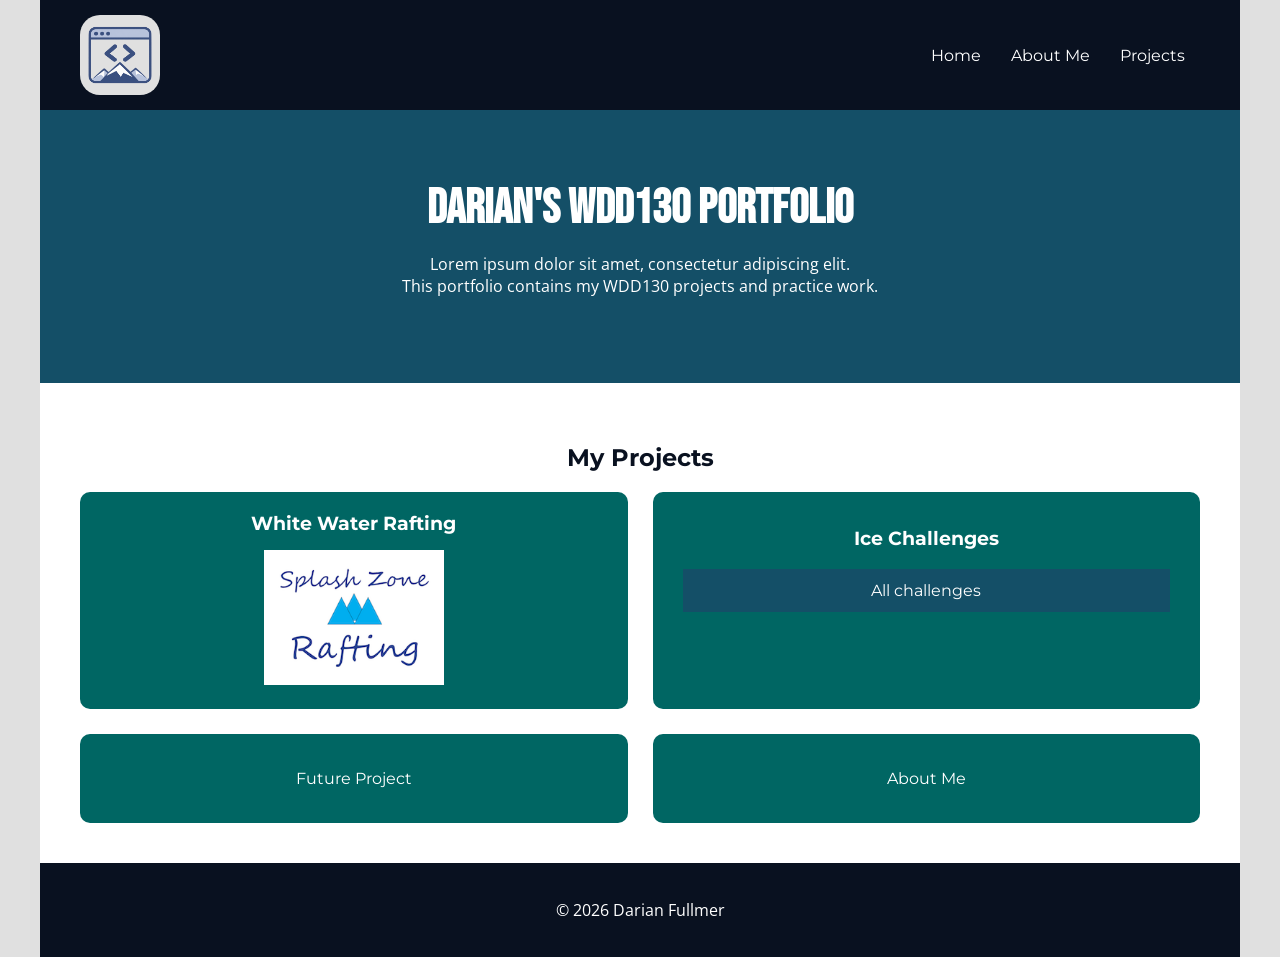
<file: index.html>
<!DOCTYPE html>
<html lang="en">
<head>
    <meta charset="UTF-8">
    <meta name="viewport" content="width=device-width, initial-scale=1.0">
    <title>Darian Fullmer's Portfolio</title>
    <link rel="stylesheet" href="styles/styles.css">
</head>
<body>
    <div id="content">
        <header>
            <a href="index.html">
                <img class="logo" src="images/logo.png" alt="Darian's portfolio logo">
            </a>

            <nav>
                <ul>
                 <li><a href="index.html">Home</a></li>
                 <li><a href="aboutme.html">About Me</a></li>
                 <li class="dropdown">
                    <a href="#projects">Projects </a>

                    <ul class="dropdown-menu">
                        <li><a href="wwr/index.html">White Water Rafting</a></li>
                        <li><a href="ice/favorite_devo/favdevo.html"> Favorite Devotional </a></li>
                        <li><a href="ice/prophets_card/oaks.html"> Prophets Card</a></li>
                        <li><a href="ice/halloween/index.html"> Halloween </a></li>
                    </ul>
                </li>
                </ul>
            </nav>
        </header>

        <main>
            <section class="hero">
                <h1>Darian's WDD130 Portfolio</h1>
                <p>Lorem ipsum dolor sit amet, consectetur adipiscing elit. <br>
    This portfolio contains my WDD130 projects and practice work.</p>
            </section>

            <section id="projects">
                <h2>My Projects</h2>

                <div class="project-grid">
                  <div class="project-card wwr-card">
                       <h3>White Water Rafting</h3>

                       <a href="wwr/index.html">
                       <img class="wwr-logo"     src="wwr/images/splashzonerafting-logo.png"  alt="Visit the Splash Zone White Water Rafting website">
                     </a>
                    </div>

                    <article class="project-card ice-card">
                        <h3>Ice Challenges</h3>

                        <div class="ice-links">
                            <a href="ice.html"> All challenges </a>
   
                        </div>
                    </article>

                    <a class="project-card project-link" href="#">
                        Future Project
                    </a>

                    <a class="project-card project-link" href="aboutme.html">
                        About Me
                    </a>
                </div>
            </section>
        </main>

        <footer>
            <p>&copy; 2026 Darian Fullmer</p>
        </footer>
    </div>
</body>
</html>
</file>
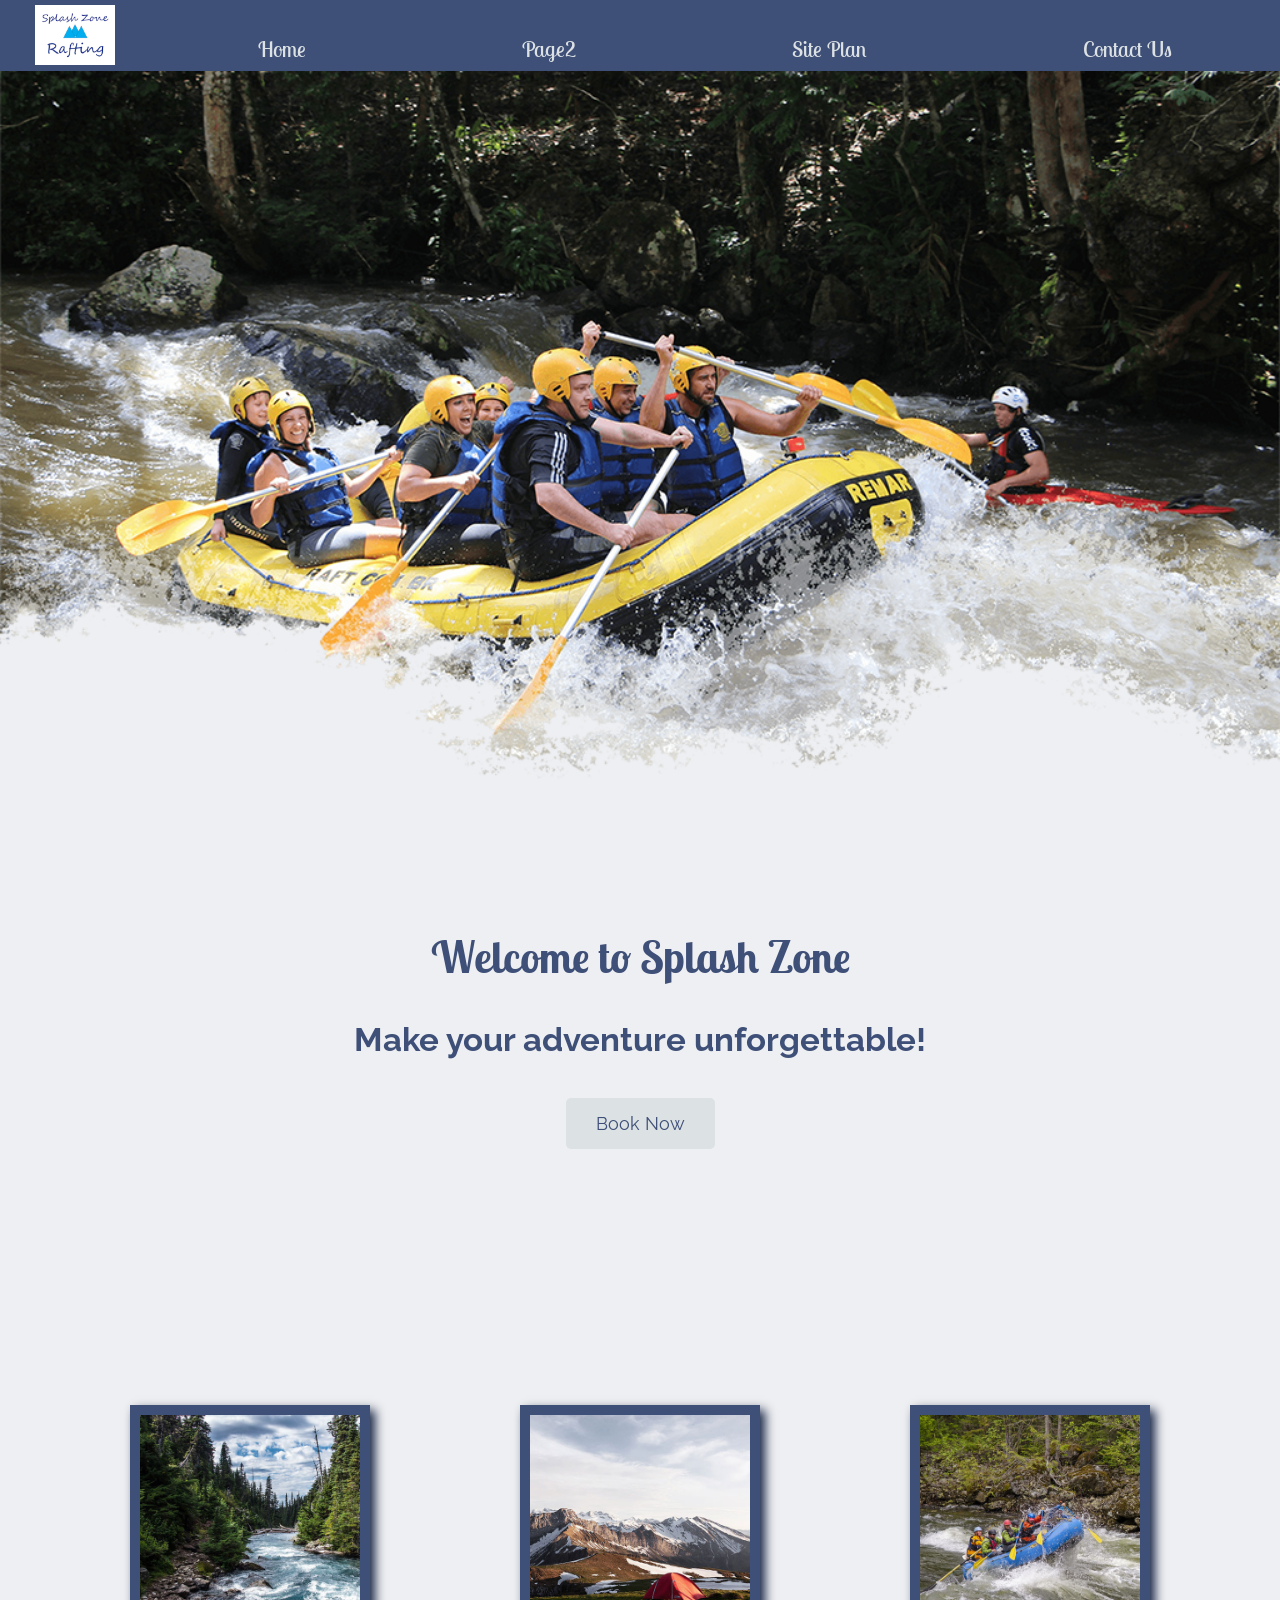
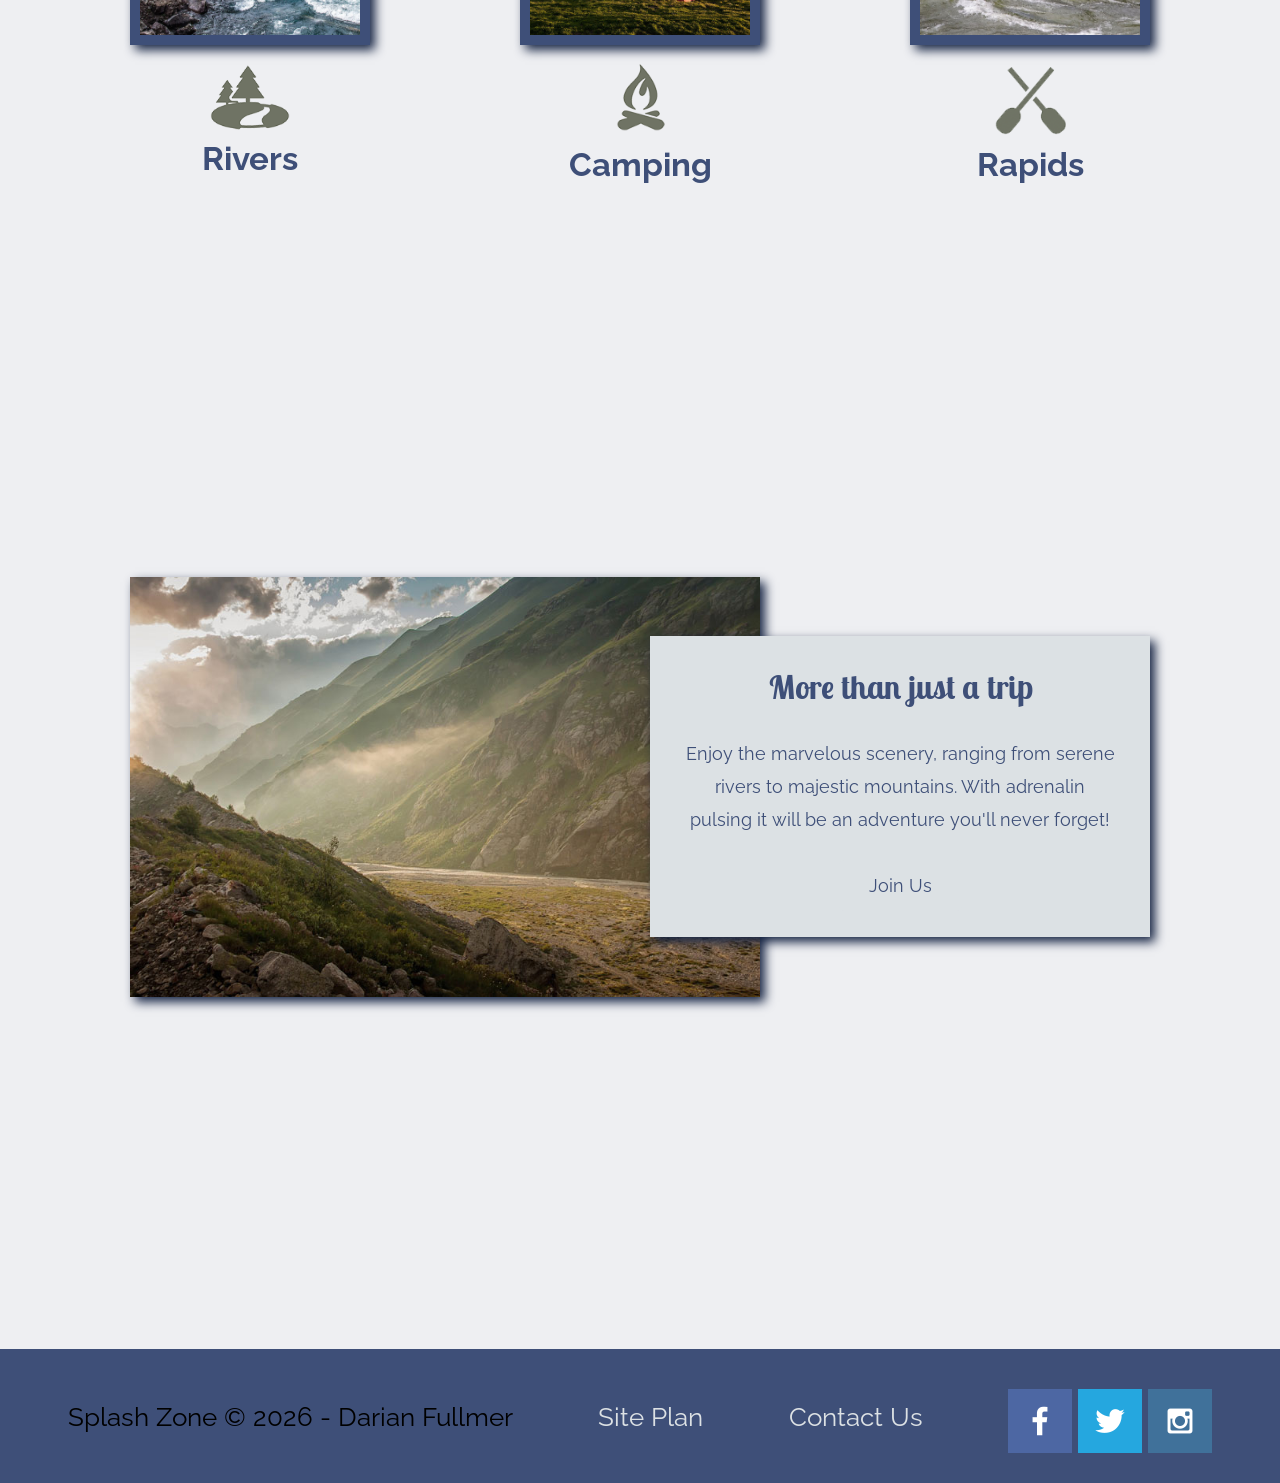
<file: wwr/index.html>
<!DOCTYPE html>
    <html lang="en">
    <head>
        <meta charset="UTF-8">
        <meta name="viewport" content="width=device-width, initial-scale=1.0">
        <title>Splash Zone Home</title>
        <link type="text/css" rel="stylesheet" href="styles/styles.css" >

    </head>
    <body>
        <div id="content">
            <header>
                <a href="index.html" id="logo_link">
                    <img class="logo" src="images/splashzonerafting-logo.png" alt="Splash Zone Logo" >
                </a>
            
            <nav>
                    <a href="index.html">Home</a>
                    <a href="#">Page2</a>
                    <a href="site-plan-rafting.html">Site Plan</a>
                    <a href="contactus.html">Contact Us</a>
            </nav>
            </header>
            <div id="hero">
                <div id="hero-box">
                    <img id="hero-img" src="images/hero.png" alt="People enjoying rafting" >
                    <section id="hero-msg">
                        <h1 class="home-title">Welcome to Splash Zone</h1>
                        <h2> Make your adventure unforgettable!</h2>
                        <div class="button-box">
                            <a class='book' href="contactus.html">Book Now</a>
                        </div>
                    </section>
                </div>
             </div>
        <main class="home-grid">
            <section class="rivers-card">
                <img class="card-img" src="images/rivers.jpg" alt="river in forest">
                <img class="icon" src="images/river_icon.png" alt="river icon">
                <h2>Rivers</h2>
            </section>
            <section class="camping-card">
                <img class="card-img" src="images/camping.jpg" alt="tent in mountains">
                <img class="icon" src="images/fire_icon.png" alt="fire icon">
                <h2>Camping</h2>
            </section>
            <section class="rapids-card">
                <img class="card-img" src="images/rapids.jpg" alt="rafting boat">
                <img class="icon" src="images/oars.png" alt="oars icon">
                <h2>Rapids</h2>
            </section>
            <div id="background"></div>
            <img class="mountains" src="images/mountains.jpg" alt="misty mountains">
            <section class="msg">
                <h2>More than just a trip</h2>
                <p>Enjoy the marvelous scenery, ranging from serene rivers to majestic mountains. With adrenalin pulsing it will be an adventure you'll never forget!</p>
                <a class='join' href="rivers.html">Join Us</a>
            </section>
        </main>
            <footer>
                <p>Splash Zone &copy; 2026 - Darian Fullmer</p>
                <p><a href="site-plan-rafting.html">Site Plan</a></p>
                <p><a href="contactus.html">Contact Us</a></p>
                <div class="social">
                    <a href="https://facebook.com" target="_blank">
                        <img src="images/facebook.png" alt="facebook icon" >
                    </a>
                    <a href="https://twitter.com" target="_blank">
                        <img src="images/twitter.png" alt="twitter icon" >
                    </a>
                    <a href="https://instagram.com" target="_blank">
                        <img src="images/instagram.png" alt="instagram icon" >
                    </a>

                </div>
            </footer>
        </div>
    </body>



    <!-- this is to make sure it loads in Github. -->
</file>
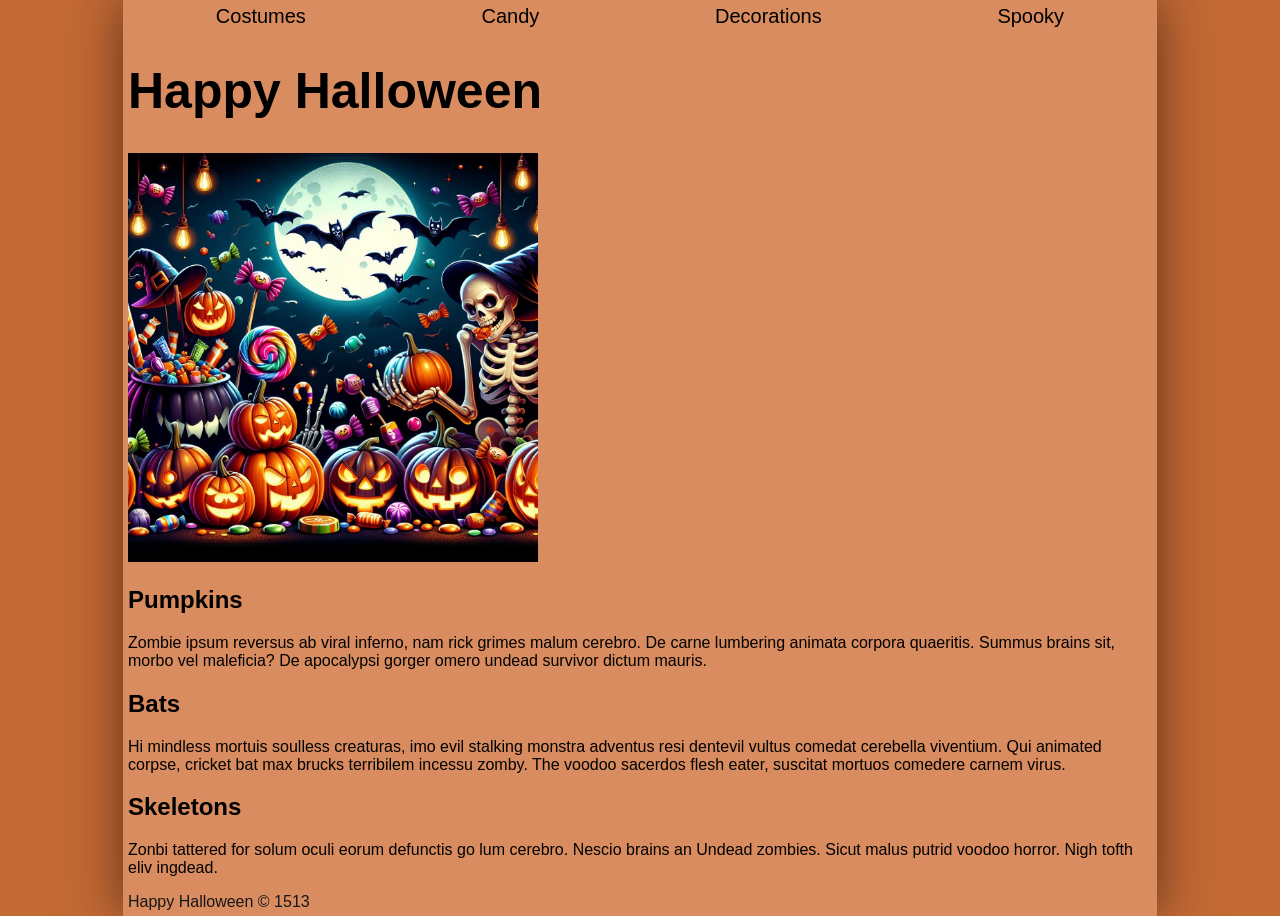
<file: ice/halloween/index.html>
<!-- For this activity you are not allowed to change
 the HTML code, only the CSS -->

<!DOCTYPE html>
<html lang="en">

<head>
    <meta charset="UTF-8">
    <meta name="viewport" content="width=device-width, initial-scale=1.0">
    <title>Document</title>
    <link rel="stylesheet" href="styles/styles.css">
</head>

<body>
    <div id="wrapper">
        <header>
            <nav>
                <ul>
                    <li>Costumes</li>
                    <li>Candy</li>
                    <li>Decorations</li>
                    <li>Spooky</li>
                </ul>
            </nav>
        </header>
        <main>
            <h1>Happy Halloween</h1>
            <img src="images/halloween.png">
            <section>
                <h2>Pumpkins</h2>
                <p>Zombie ipsum reversus ab viral inferno, nam rick grimes
                    malum cerebro. De carne lumbering animata corpora quaeritis.
                    Summus brains sit​​, morbo vel maleficia? De apocalypsi gorger
                    omero undead survivor dictum mauris. </p>
            </section>
            <section>
                <h2>Bats</h2>
                <p>Hi mindless mortuis soulless
                    creaturas, imo evil stalking monstra adventus resi dentevil vultus
                    comedat cerebella viventium. Qui animated corpse, cricket bat max
                    brucks terribilem incessu zomby. The voodoo sacerdos flesh eater,
                    suscitat mortuos comedere carnem virus.</p>
            </section>
            <section>
                <h2>Skeletons</h2>
                <p>Zonbi tattered for solum oculi
                    eorum defunctis go lum cerebro. Nescio brains an Undead zombies. Sicut
                    malus putrid voodoo horror. Nigh tofth eliv ingdead.</p>
            </section>
        </main>
        <footer>
            Happy Halloween &copy; 1513
        </footer>
    </div>
</body>

</html>
</file>
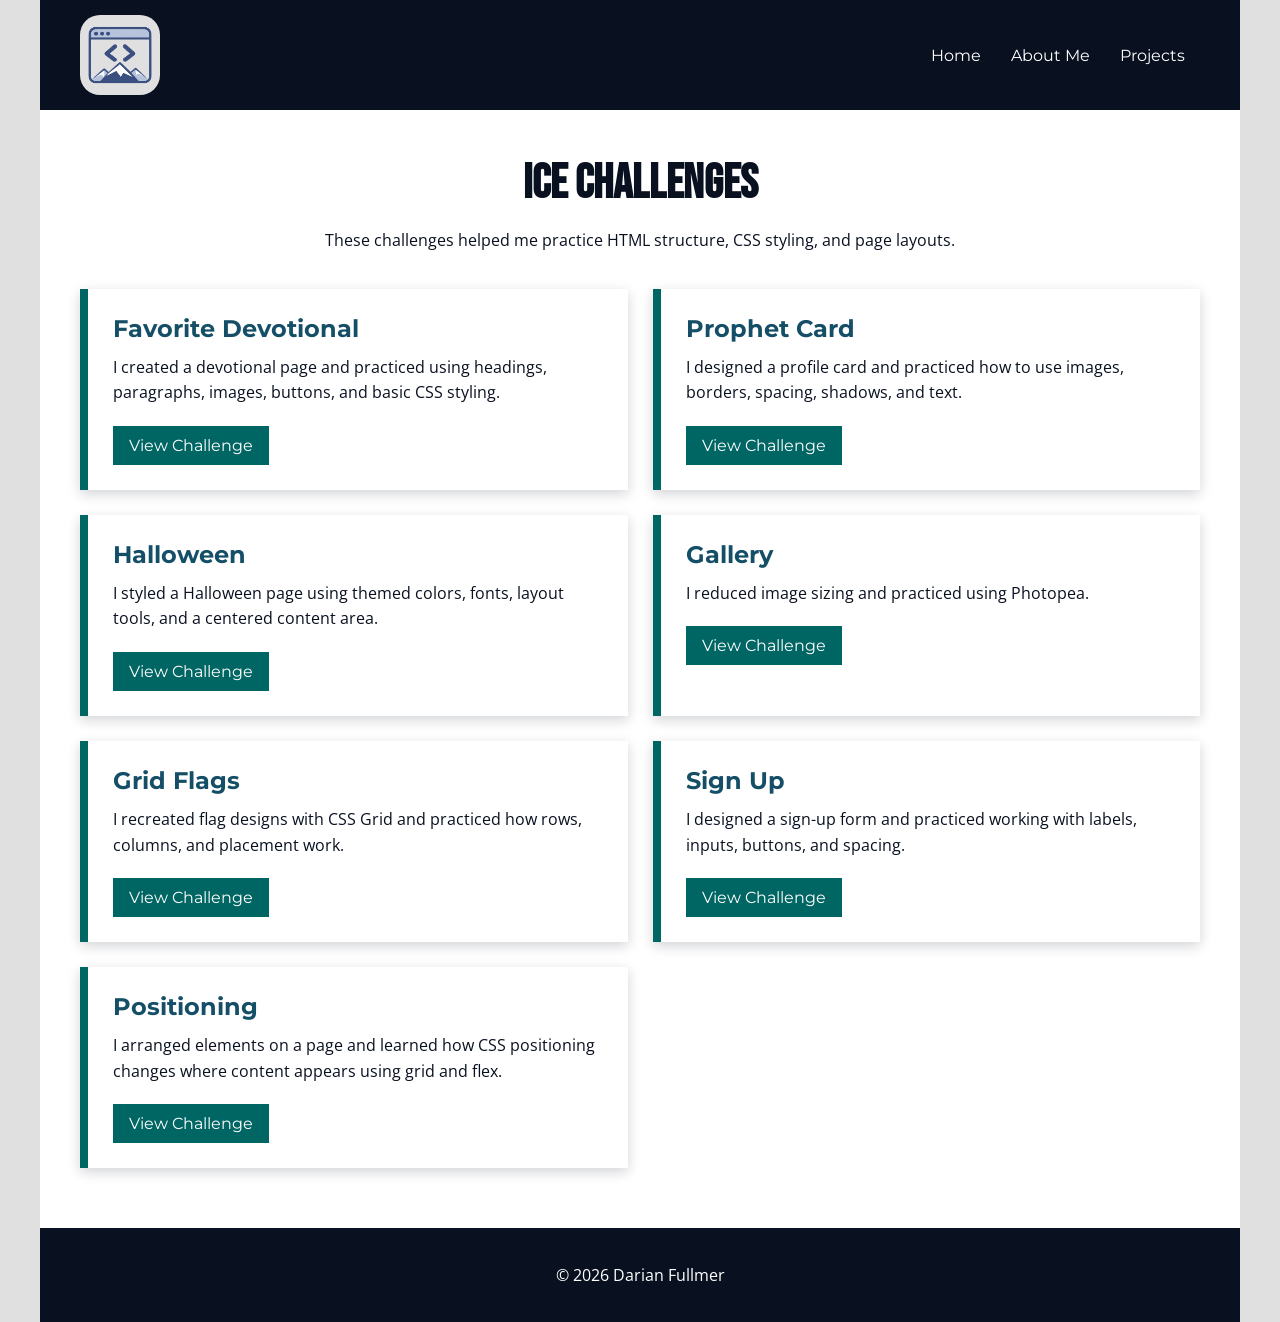
<file: ice.html>
<!DOCTYPE html>
<html lang="en">
<head>
    <meta charset="UTF-8">
    <meta name="viewport" content="width=device-width, initial-scale=1.0">
    <title>Darian Fullmer's Ice Explaination</title>
    <link rel="stylesheet" href="styles/styles.css">
</head>
<body>
    <div id="content">
        <header>
            <a href="index.html">
                <img class="logo" src="images/logo.png" alt="Darian's portfolio logo">
            </a>

            <nav>
                <ul>
                 <li><a href="index.html">Home</a></li>
                 <li><a href="aboutme.html">About Me</a></li>
                 <li class="dropdown">
                    <a href="#projects">Projects </a>

                    <ul class="dropdown-menu">
                        <li><a href="wwr/index.html">White Water Rafting</a></li>
                        <li><a href="ice/favorite_devo/favdevo.html"> Favorite Devotional </a></li>
                        <li><a href="ice/prophets_card/oaks.html"> Prophets Card</a></li>
                        <li><a href="ice/halloween/index.html"> Halloween </a></li>
                        <li><a href="ice/gallery/gallery.html"> Gallery </a></li>
                        <li><a href="ice/grid_flags/flags.html"> Grid Flags </a></li>
                        <li><a href="ice/signup/signup.html"> Sign Up </a></li>
                        <li><a href="ice/positioning/positioning.html"> Positioning </a></li>
                    </ul>
                </li>
                </ul>
            </nav>
        </header>

      
           <main class="ice-page">
    <section class="ice-intro">
        <h1>Ice Challenges</h1>
        <p>These challenges helped me practice HTML structure, CSS styling, and page layouts.</p>
    </section>

    <section class="challenge-grid">
        <article class="challenge-card">
            <h2>Favorite Devotional</h2>
            <p>I created a devotional page and practiced using headings, paragraphs, images, buttons, and basic CSS styling.</p>
            <a class="challenge-button" href="ice/favorite_devo/favdevo.html">View Challenge</a>
        </article>

        <article class="challenge-card">
            <h2>Prophet Card</h2>
            <p>I designed a profile card and practiced how to use images, borders, spacing, shadows, and text.</p>
            <a class="challenge-button" href="ice/prophets_card/oaks.html">View Challenge</a>
        </article>

        <article class="challenge-card">
            <h2>Halloween</h2>
            <p>I styled a Halloween page using themed colors, fonts, layout tools, and a centered content area.</p>
            <a class="challenge-button" href="ice/halloween/index.html">View Challenge</a>
        </article>

        <article class="challenge-card">
            <h2>Gallery</h2>
            <p>I reduced image sizing and practiced using Photopea.</p>
            <a class="challenge-button" href="ice/gallery/gallery.html">View Challenge</a>
        </article>

        <article class="challenge-card">
            <h2>Grid Flags</h2>
            <p>I recreated flag designs with CSS Grid and practiced how rows, columns, and placement work.</p>
            <a class="challenge-button" href="ice/grid_flags/flags.html">View Challenge</a>
        </article>

        <article class="challenge-card">
            <h2>Sign Up</h2>
            <p>I designed a sign-up form and practiced working with labels, inputs, buttons, and spacing.</p>
            <a class="challenge-button" href="ice/signup/signup.html">View Challenge</a>
        </article>

        <article class="challenge-card">
            <h2>Positioning</h2>
            <p>I arranged elements on a page and learned how CSS positioning changes where content appears using grid and flex.</p>
            <a class="challenge-button" href="ice/positioning/positioning.html">View Challenge</a>
        </article>
    </section>
</main>
    

        <footer>
            <p>&copy; 2026 Darian Fullmer</p>
        </footer>
    </div>
</body>
</html>
</file>
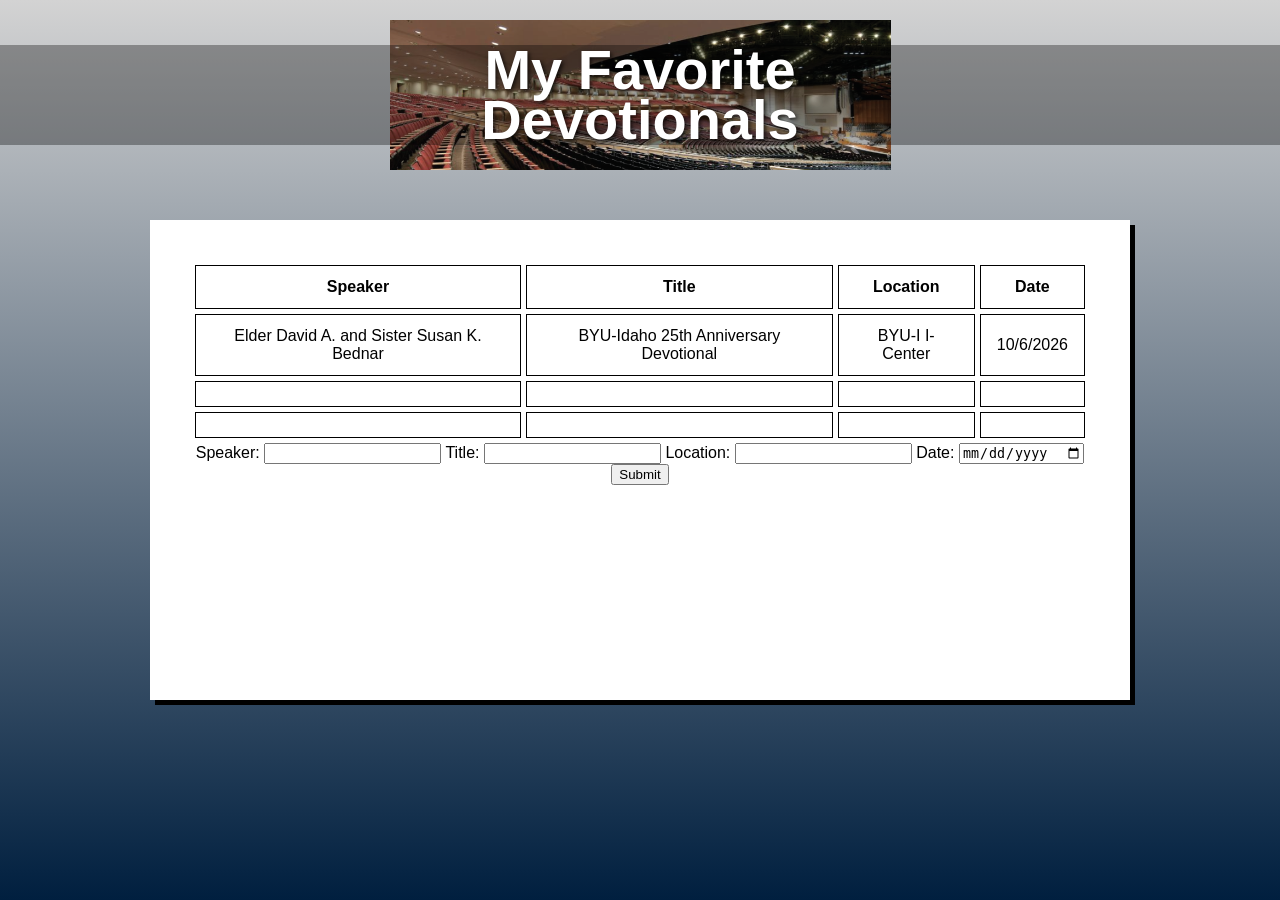
<file: ice/favorite_devo/favdevo.html>
<!DOCTYPE html>
<html lang="en">
<head>
  <meta charset="UTF-8" />
  <meta name="viewport" content="width=device-width, initial-scale=1.0"/>
  <title>My Favorite Devotionals</title>
  <link rel="stylesheet" href="styles/styles.css" />
</head>
<body>
  <div class="container">
    <header class="header">
      <div class="header-image">
        <h1>My Favorite<br>Devotionals</h1>
      </div>
    </header>
    <main>
      <div class="content-box">
        <!-- Add your devotional content here -->
         <table> 
          <tr>
            <th>
              Speaker
          </th>
          <th>
            Title
          </th>
          <th>
            Location
          </th>
          <th>
            Date
          </th>
        </tr>
          <tr>
            <td>
              Elder David A. and Sister Susan K. Bednar
            </td>
            <td>
              BYU-Idaho 25th Anniversary Devotional
            </td>
            <td>
              BYU-I I-Center 
            </td>
            <td>
              10/6/2026
            </td>
          </tr>
          <tr>
            
            <td>
              
            </td>
            <td>
              
            </td>
            <td>
              
            </td>
            <td>
              
            </td>
          </tr>
          <tr> 
            <td>
              
            </td>
            <td>
              
            </td>
            <td>
              
            </td>
            <td>
              
            </td>
          </tr>
          
         </table>

         <form>
          <label id="speaker">Speaker: </label>
          <input type="text">
          <label id="title">Title:  </label>
          <input type="text">
          <label id="location">Location: </label>
          <input type="text">
          <label id="date">Date: </label>
          <input type="date">
          <input type="submit">
          
         </form>
      </div>
    </main>
  </div>
</body>
</html>
</file>
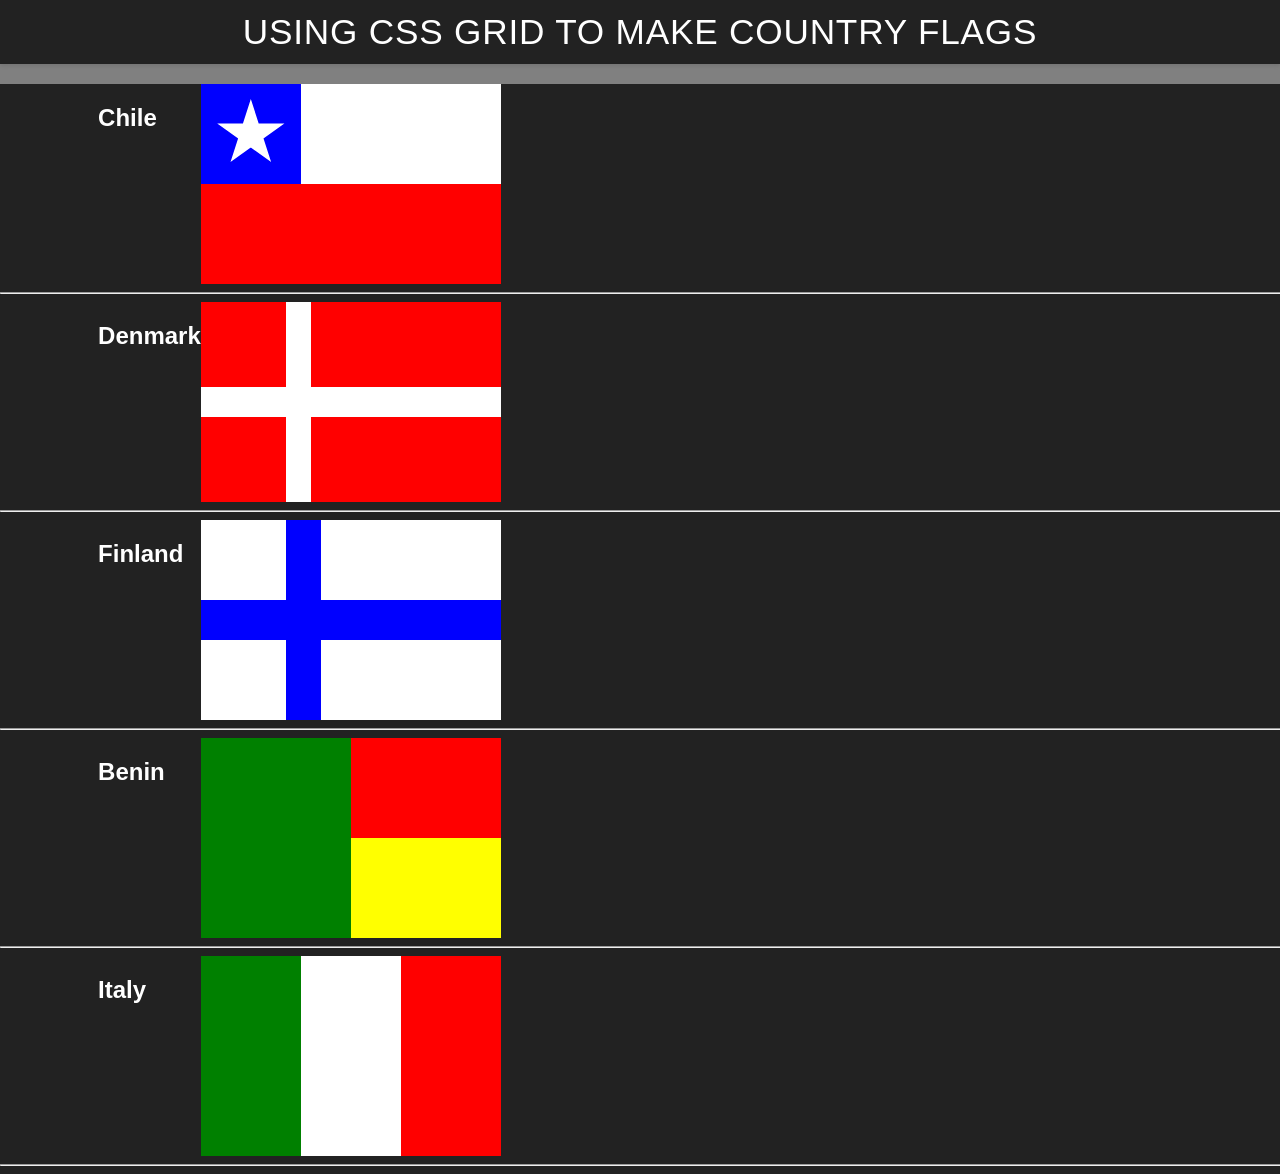
<file: ice/grid_flags/flags.html>
<!DOCTYPE html>
<html lang="en">

<head>
    <meta charset="UTF-8">
    <meta name="viewport" content="width=device-width, initial-scale=1.0">
    <title>Flag</title>
    <link rel="stylesheet" href="styles/styles.css">
</head>

<body>
    <header>
        <h1>Using CSS Grid to make Country Flags</h1>
    </header>
    <main>
        <h2>Chile</h2>
        <div id="chile">
            <div id="blue">
                <div class="star"></div>
            </div>
            <div id="white"></div>
            <div id="red"></div>
        </div>
        <hr>

        <h2>Denmark</h2>
        <div id="denmark">
            <div id="dred1"></div>
            <div id="dred2"></div>
            <div id="dred3"></div>
            <div id="dred4"></div>
        </div>
        <hr>

        <h2>Finland</h2>
        <div id="finland">
            <div id="fwhite1"></div>
            <div id="fwhite2"></div>
            <div id="fwhite3"></div>
            <div id="fwhite4"></div>
        </div>
        <hr>

        <h2>Benin</h2>
        <div id="benin">
            <div id="bgreen"></div>
            <div id="byellow"></div>
            <div id="bred"></div>
        </div>
        <hr>
        
       <h2>Italy</h2>
        <div id="italy">
            <div id="igreen"></div>
            <div id="iwhite"></div>
            <div id="ired"></div>
        </div>
        <hr>
        
    </main>
</body>

</html>
</file>
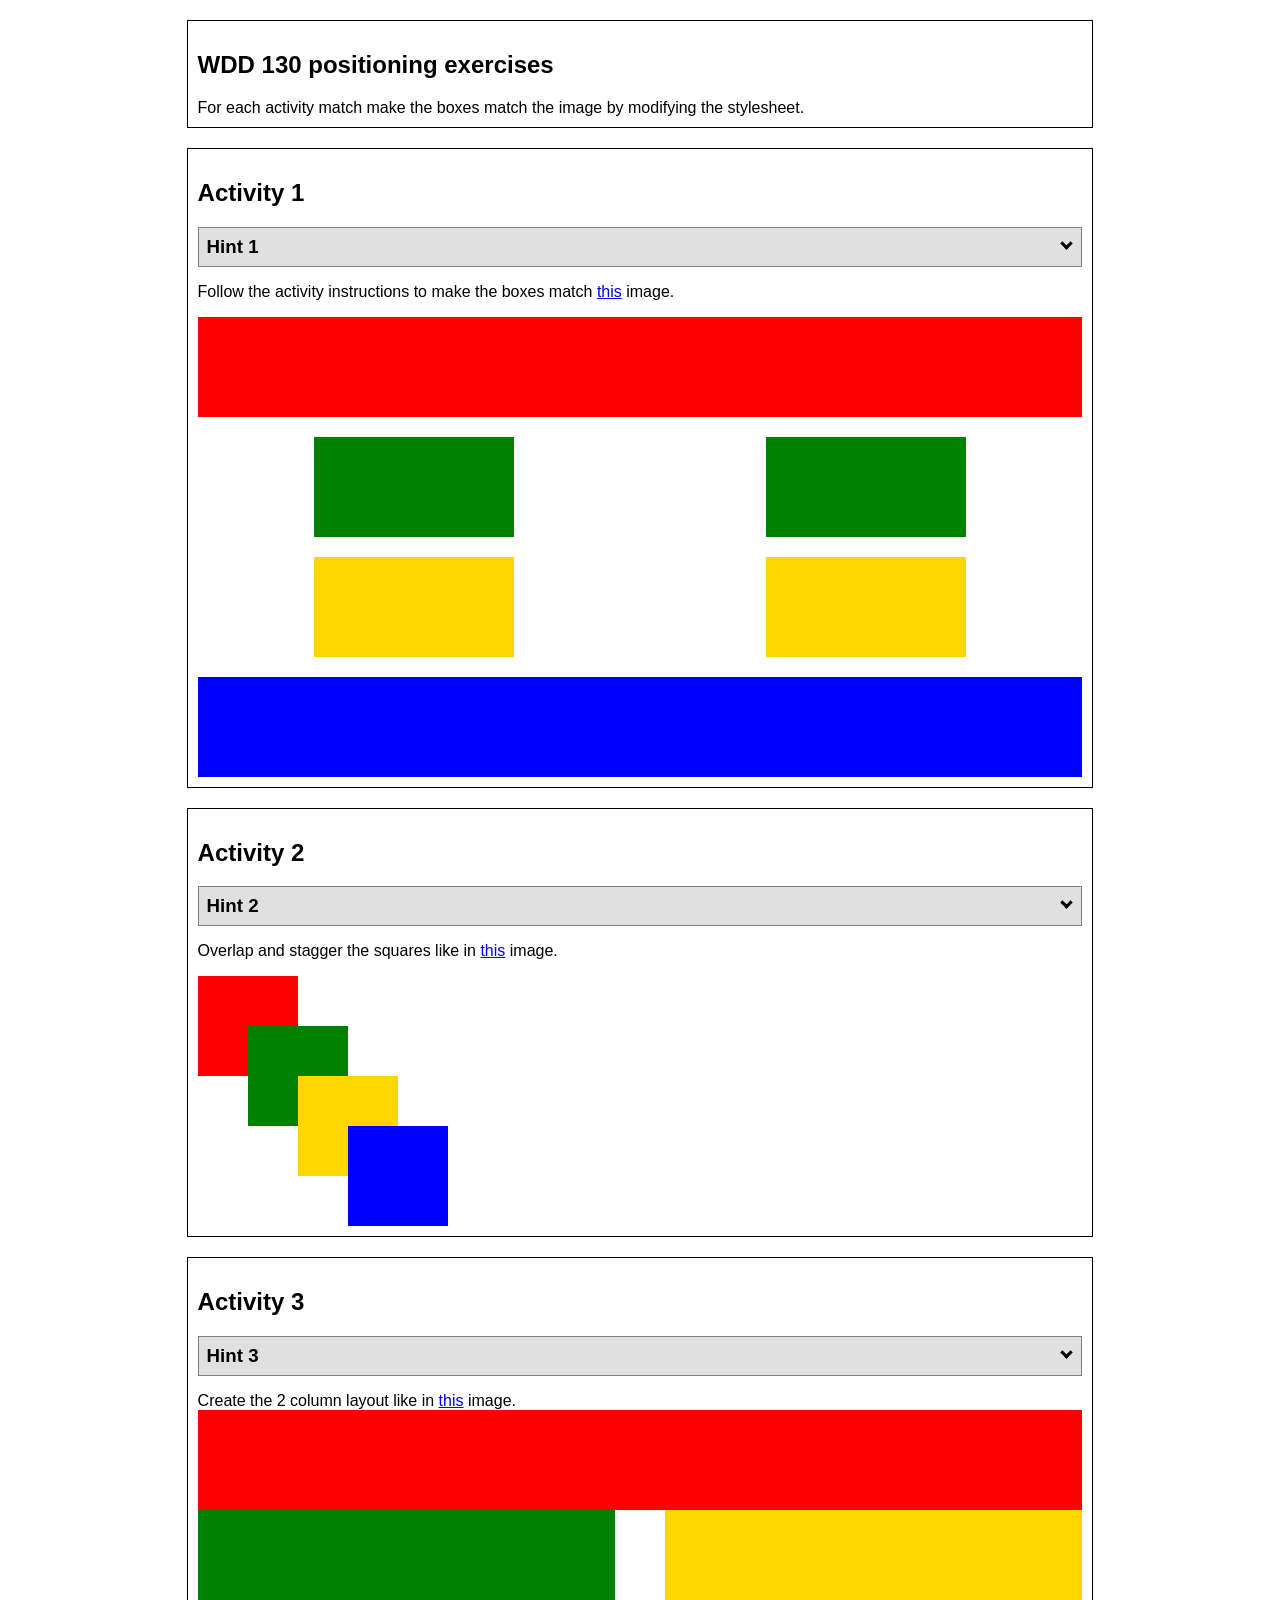
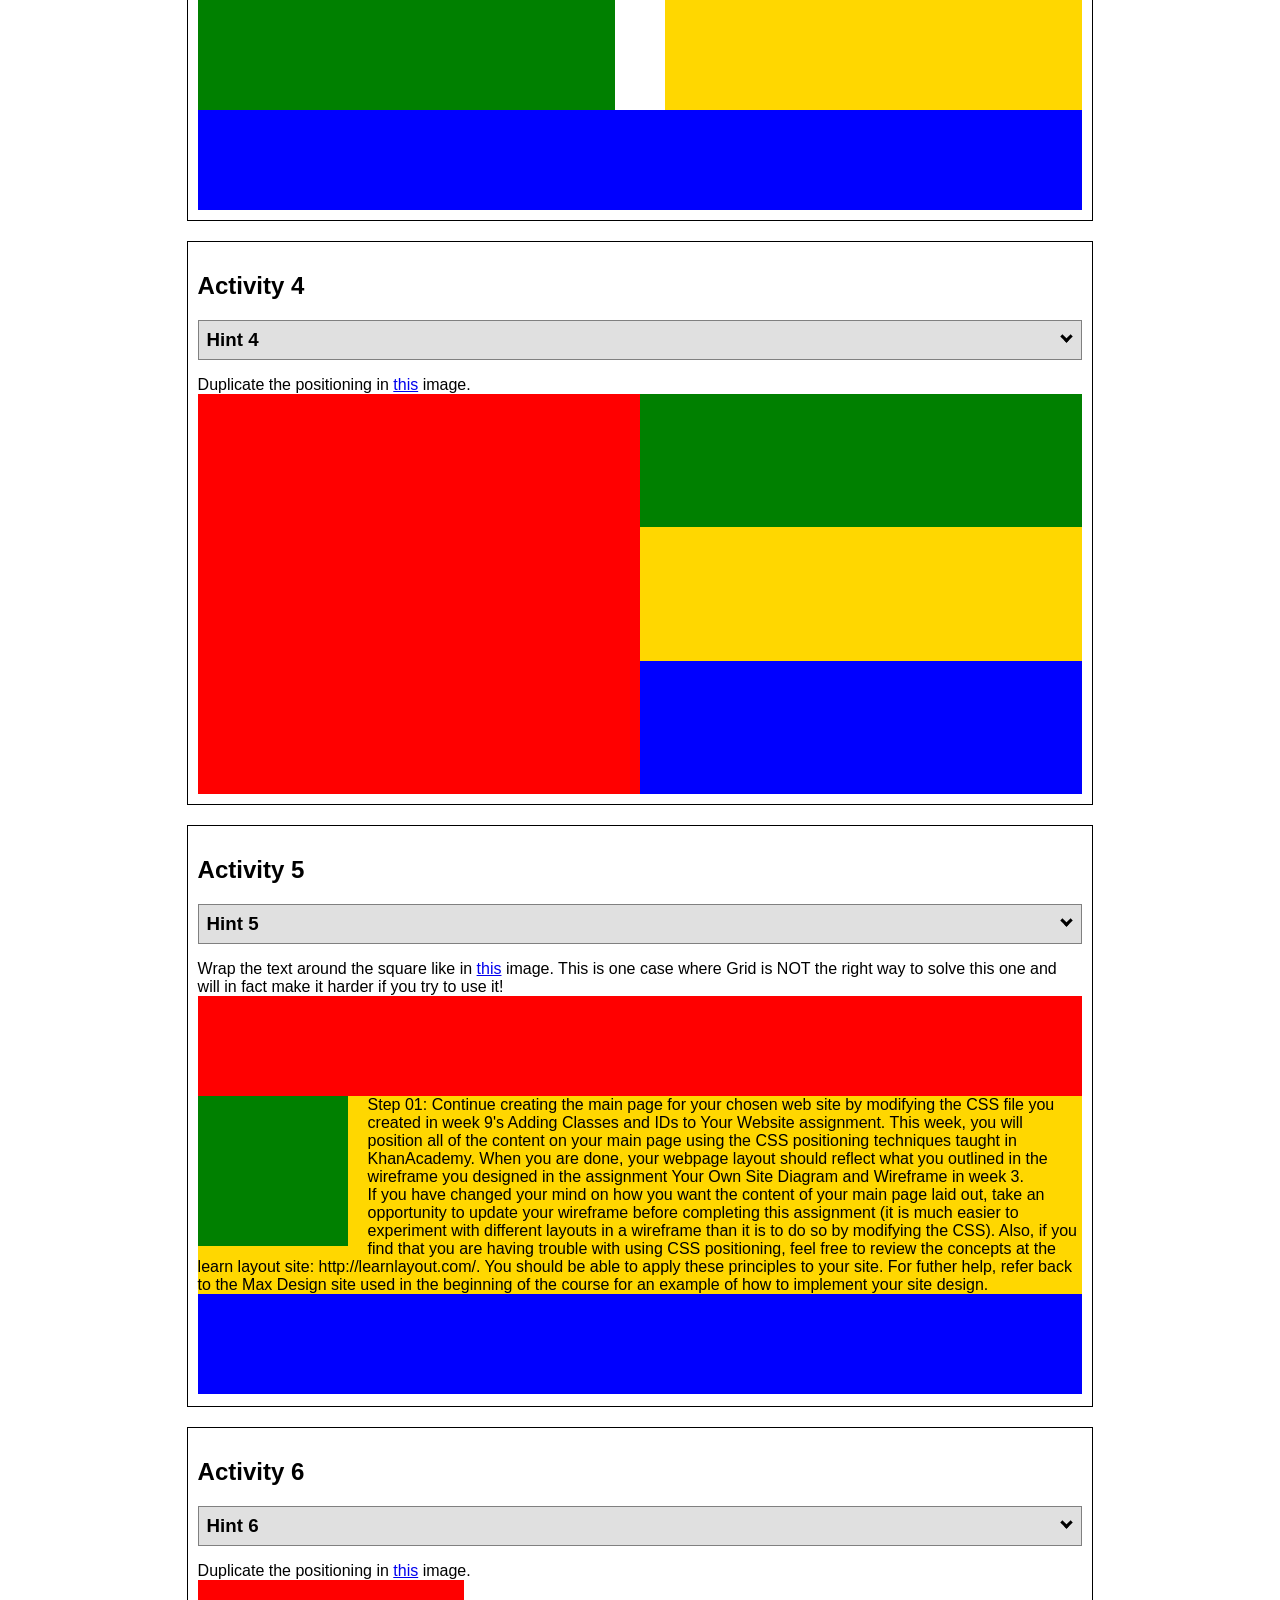
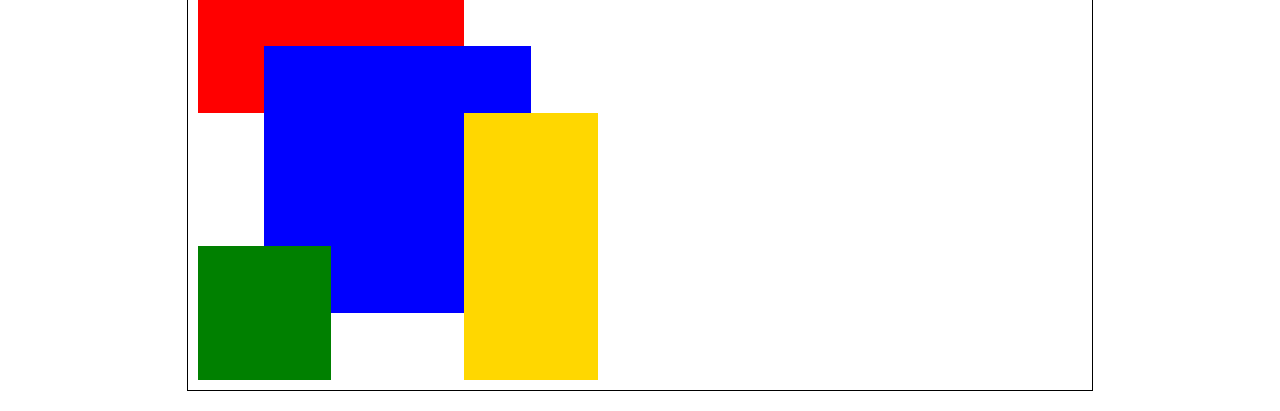
<file: ice/positioning/positioning.html>
<!DOCTYPE html>
<html lang="en">
  <head>
    <!-- HTML - Name: positioning.html -->
    <title>Positioning Activity</title>
    <link rel="stylesheet" type="text/css" href="positionstyles.css" />
  </head>
  <body>
    <div class="activity">
      <h2>WDD 130 positioning exercises</h2>
      For each activity match make the boxes match the image by modifying the stylesheet.</div>
    <div class="activity">
      <h2>Activity 1</h2>
      <section class="hint"><input type="checkbox" ><i></i> <h3>Hint 1</h3><div><p>Use the activity instructions for the firt activity</a></p></div></section>
      <p>Follow the activity instructions to make the boxes match  <a href="images/example1.png" target="_blank">this</a> image.</p>
      <div class="content1" >
        <div class="red1" ></div>
        <div class="green1" ></div>
        <div class="green1" ></div>
        <div class="yellow1"></div>
        <div class="yellow1"></div>
        <div class="blue1"></div>
      </div>
    </div>
    <div class="activity">
      <h2>Activity 2</h2>
      <section class="hint"><input type="checkbox" > <h3>Hint 2</h3><i></i><div>
      <ul>
      <li>grid-template-columns: 50px 50px 50px 50px 50px </li></ul></div></section>
      <p>Overlap and stagger the squares like in <a href="images/example2.png" target="_blank">this</a> image.</p>
      <div class="content2" >
        <div class="red2" ></div>
        <div class="green2" ></div>
        <div class="yellow2"></div>
        <div class="blue2"></div>
      </div>
    </div>
    <div class="activity">
      <h2>Activity 3</h2>
      <section class="hint"><input type="checkbox" > <h3>Hint 3</h3><i></i><div><p>This one is going to be best solved with CSS Grid. Remember to make the boxes the right width first...then start moving them around. </p><h4>Properties used:</h4><ul><li>display:grid;</li><li>grid-template-columns:</li><li>grid-column-gap:</li>
        <li>grid-column:</li>  </ul></div></section>
      Create the 2 column layout like in <a href="images/example3.png" target="_blank">this</a>  image.
      <div class="content3" >
        <div class="red3" ></div>
        <div class="green3" ></div>
        <div class="yellow3"></div>
        <div class="blue3"></div>
      </div>
    </div>
    <div class="activity">
      <h2>Activity 4</h2>
      <section class="hint"><input type="checkbox" > <h3>Hint 4</h3><i></i><div><p>For the others we have been primarily concerned with width. For this one you will need to adjust height as well. </p><h4>Properties used:</h4><ul><li>display:grid;</li><li>grid-template-columns:</li><li>grid-row:</li></ul></div></section>
      Duplicate the positioning in <a href="images/example4.png" target="_blank">this</a> image. 
      <div class="content4" >
        <div class="red4" ></div>
        <div class="green4" ></div>
        <div class="yellow4"></div>
        <div class="blue4"></div>
      </div>
    </div>

    <div class="activity">
      <h2>Activity 5</h2>
      <section class="hint"><input type="checkbox" > <h3>Hint 5</h3><i></i><div><p>Grid is <strong>not</strong> the right way to do this.  In fact there is only one way to really do that...and that is with float. Remember that we float the thing we want the text to wrap around.  Also remember to start by making all the shapes the right size and shape.</p><h4>Properties used:</h4><ul><li>float: left;</li></ul></div></section>
      Wrap the text around the square like in <a href="images/example5.png" target="_blank">this</a> image. This is one case where Grid is NOT the right way to solve this one and will in fact make it harder if you try to use it!
      <div class="content5" >
        <div class="red5" ></div>
        <div class="green5" ></div>
        <div class="yellow5">Step 01: Continue creating the main page for your chosen web site by modifying the CSS file you created in week 9's Adding Classes and IDs to Your Website assignment. This week, you will position all of the content on your main page using the CSS positioning techniques taught in KhanAcademy. When you are done, your webpage layout should reflect what you outlined in the wireframe you designed in the assignment Your Own Site Diagram and Wireframe in week 3. <br />
          If you have changed your mind on how you want the content of your main page laid out, take an opportunity to update your wireframe before completing this assignment (it is much easier to experiment with different layouts in a wireframe than it is to do so by modifying the CSS). Also, if you find that you are having trouble with using CSS positioning, feel free to review the concepts at the learn layout site: http://learnlayout.com/. You should be able to apply these principles to your site. For futher help, refer back to the Max Design site used in the beginning of the course for an example of how to implement your site design.</div>
        <div class="blue5"></div>
      </div>
    </div>
    <div class="activity">
      <h2>Activity 6</h2>
      <section class="hint"><input type="checkbox" > <h3>Hint 6</h3><i></i><div><p>This one is all about visualizing the grid behind the layout. If you are having a hard time doing that first: all the sizes are even multiples of 100, and second here is another example with the lines drawn: <a href="images/example6-hint.png" target="_blank">example 6 with lines</a>. For this one you will find it easiest if you use px for the column width. You can also use <kbd>z-index</kbd> to control the element layering.    </p><h4>Properties used:</h4><ul><li>display:grid;</li><li>grid-template-columns:</li><li>grid-column:</li><li>grid-row:</li><li><a href="https://www.w3schools.com/cssref/pr_pos_z-index.asp" target="_blank">z-index:</a></li></ul></div></section>
      Duplicate the positioning in <a href="images/example6.png" target="_blank">this</a> image.
      <div class="content6" >
        <div class="red6" ></div>
        <div class="green6" ></div>
        <div class="yellow6"></div>
        <div class="blue6"></div>
      </div>
    </div>
  </body>
</html>
</file>
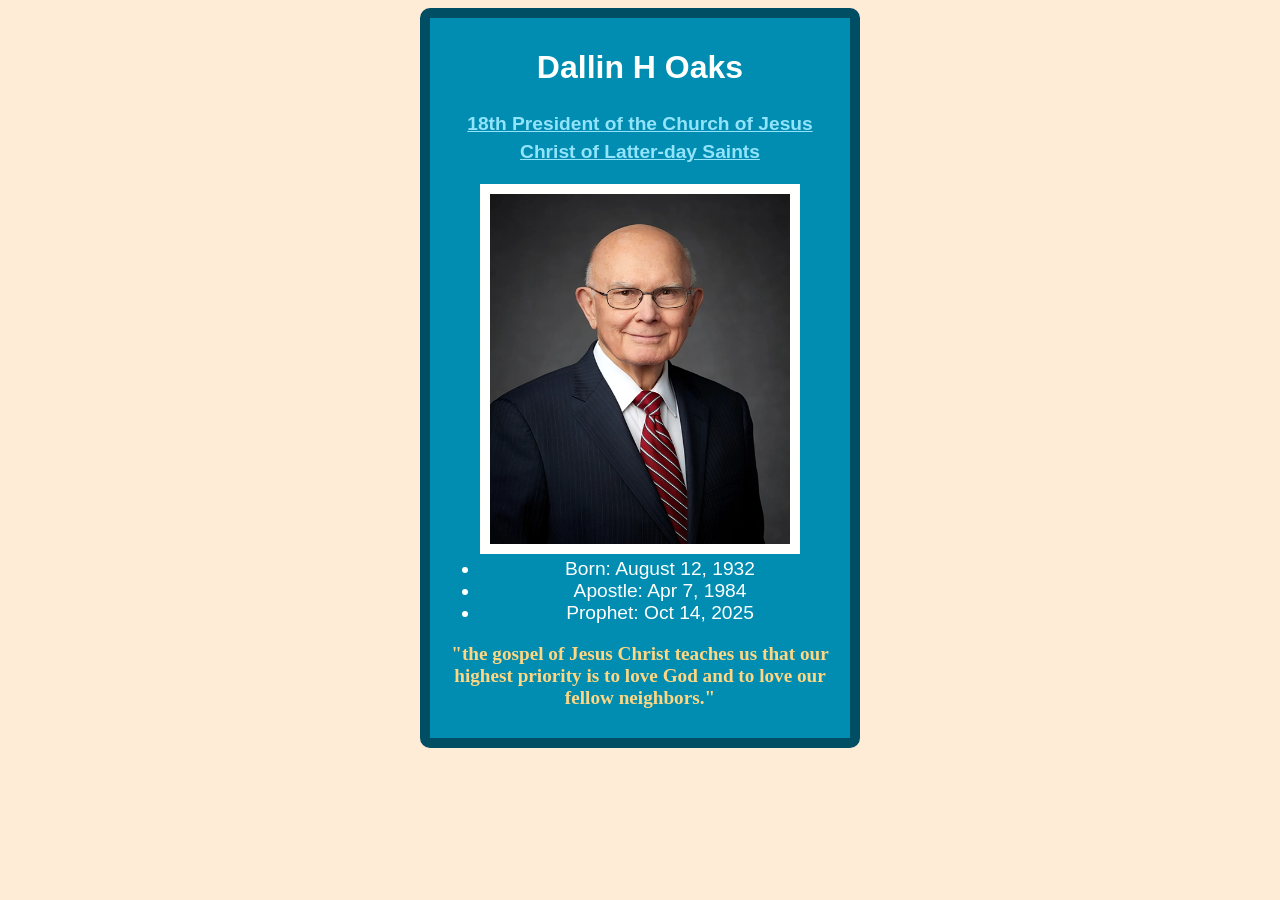
<file: ice/prophets_card/oaks.html>
<!DOCTYPE html>
<html lang="en">
    <head>
        <meta charset="UTF-8">
        <meta name="viewport" content="width=device-width, initial-scale=1.0">
        
        <link href="styles/styles.css" rel="stylesheet" type="text/css">
       

    </head>
    <body>
        <div class="card">
            <h1 class="title">Dallin H Oaks</h1>
            <h2 class="subtitle">
                <a href="https://churchofjesuschrist.org">18th President of the Church of Jesus Christ of Latter-day Saints</a>
            </h2>
                
            <img src="images/dallin_oaks.webp" alt="Oaks" width="300" height="350">
             <ul>
                <li> Born: August 12, 1932 </li>
                <li> Apostle: Apr 7, 1984 </li>
                <li> Prophet: Oct 14, 2025</li>
            </ul>
            <h3 class="quote">
            "the gospel of Jesus Christ teaches us that our highest priority is to love God and to love our fellow neighbors."
            </h3>
        </div>
    </body>
</html>
</file>
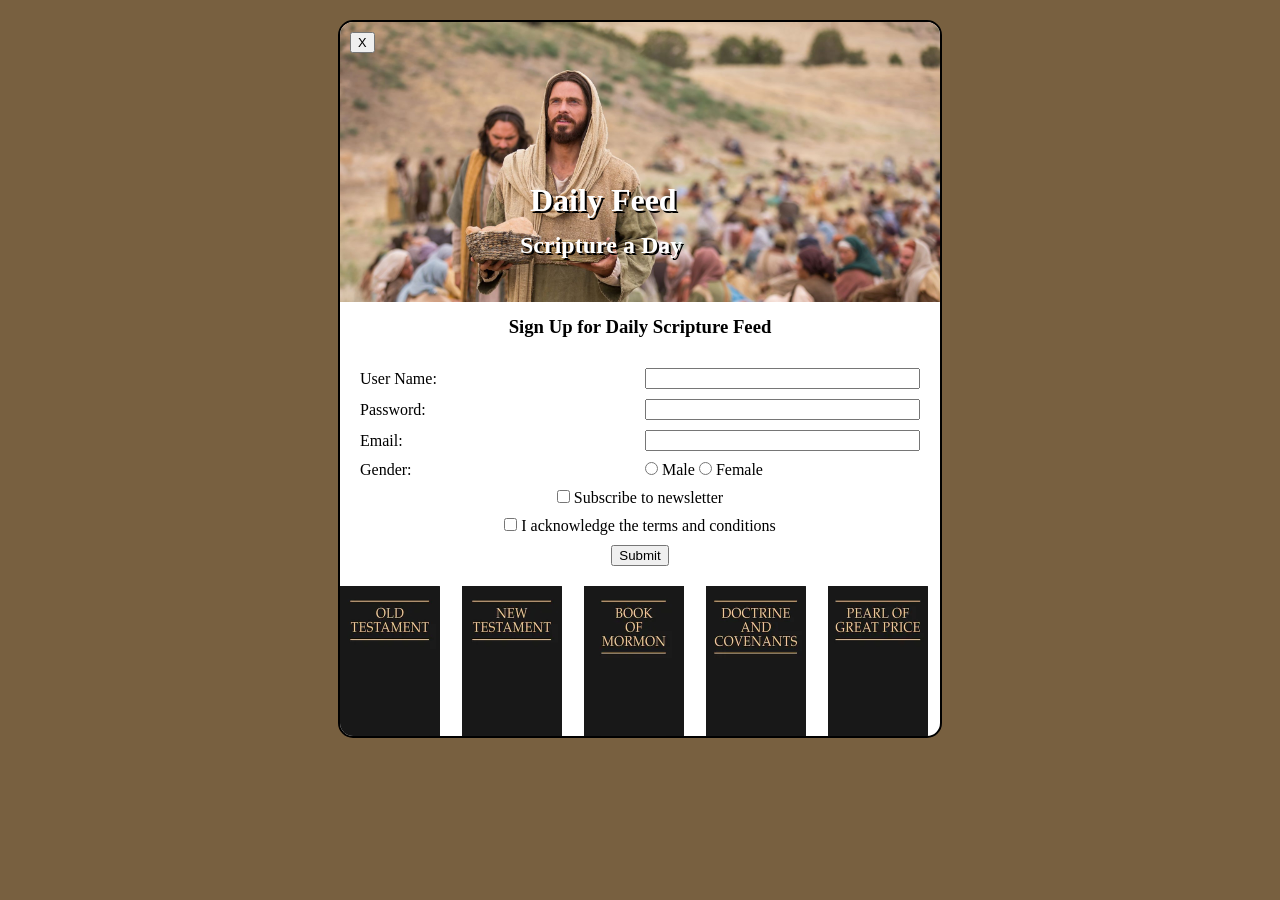
<file: ice/signup/signup.html>
<!DOCTYPE html>
<html lang="en">

<head>
    <meta charset="UTF-8">
    <meta name="viewport" content="width=device-width, initial-scale=1.0">
    <title>Daily Feed Sign Up</title>

    <link rel="stylesheet" href="styles/styles.css">
</head>

<body>
   
        
    <div id="formContainer">
         <div id="hero">
        <button type="button" id="closeBtn">X</button>
        <h1>Daily Feed</h1>
        <h2>Scripture a Day</h2>
        <img id="feeding" src="images/jesus_feeds_5000.jpeg" alt="Jesus feeds 5000">
        </div>
        <h3>Sign Up for Daily Scripture Feed</h3>
        <form id="myForm">
            
            <label for="username">User Name:</label>
            <input type="text" id="username" name="username" required>

            <label for="password">Password:</label>
            <input type="password" id="password" name="password" required>

            <label for="email">Email:</label>
            <input type="email" id="email" name="email" required>

            <label>Gender:</label>
            <div>
                <input type="radio" id="male" name="gender" value="male" required>
                <label for="male">Male</label>
                <input type="radio" id="female" name="gender" value="female" required>
                <label for="female">Female</label>
            </div>

            <section class="spread">
                <input type="checkbox" id="newsletter" name="newsletter">
                <label for="newsletter">Subscribe to newsletter</label>
            </section>

            <section class="spread">
                <input type="checkbox" id="conditions" name="conditions" required>
                <label for="conditions">I acknowledge the terms and conditions</label>
            </section>

            <section>
                <button type="submit">Submit</button>
            </section>
        </form>
        <section id="books">
            <img src="images/old_testament.webp" alt="Old Testament" width="100" height="150">
            <img src="images/new_testament.webp" alt="New Testament" width="100" height="150">
            <img src="images/book_of_mormon.webp" alt="Book of Mormon" width="100" height="150">
            <img src="images/doctrine_and_covenants.webp" alt="Doctrine and Covenants" width="100" height="150">
            <img src="images/pearl_of_great_price.webp" alt="Pearl of Great Price" width="100" height="150">
        </section>
    </div>

    <div id="output"></div>

    <script>
        // Here is some Javascript to start looking forward to wdd131
        document.getElementById("closeBtn").addEventListener("click", function () {
            document.getElementById("formContainer").style.display = "none";
         });
        const form = document.getElementById('myForm');
        const output = document.getElementById('output');

        form.addEventListener('submit', function (event) {
            event.preventDefault(); // Stop form from actually submitting

            const formData = new FormData(form);
            const entries = [];

            for (const [key, value] of formData.entries()) {
                if (key == "password") {
                    entries.push(`<strong>${key}</strong>: ${value} (you should probably encrypt the password)`);
                } else {
                    entries.push(`<strong>${key}</strong>: ${value}`);
                }
            }

            output.innerHTML = `
            <br>  
            <h3>Here is the data that would be sent to the server:</h3>
            <ul>
                ${entries.map(item => `<li>${item}</li>`).join('')}
            </ul>
            `;
                });
    </script>

</body>

</html>
</file>
<file: styles/styles.css>
@import url('https://fonts.googleapis.com/css2?family=Bebas+Neue&family=Montserrat:wght@400;600&family=Open+Sans:wght@400;700&display=swap');


/* Basic Page Formatting */

body {
    margin: 0;
    background-color: #E0E0E0;
    color: #091120;
    font-family: "Open Sans", sans-serif;
}

#content {
    max-width: 1200px;
    margin: 0 auto;
    background-color: #FFFFFF;
}


/* Header and Footer */

header {
    background-color: #091120;
    display: flex;
    justify-content: space-between;
    align-items: center;
    padding: 15px 40px;
}

.logo {
    width: 80px;
    height: auto;
    display: block;
    background-color: #E0E0E0;
    border-radius: 20px;
}

nav ul {
    display: flex;
    list-style: none;
    margin: 0;
    padding: 0;
}
nav li {
    position: relative;
}
nav a {
    color: #FFFFFF;
    font-family: Montserrat, sans-serif;
    text-decoration: none;
    display: block;
    padding: 15px;
}
nav a:hover {
    background-color: #144F67;

}

footer {
    background-color: #091120;
    color: #FFFFFF;
    padding: 20px;
    text-align: center;
}

/* Dropdown Menu */
.dropdown-menu{
    display: none;
    position: absolute;
    top: 100%;
    right: 0;
    min-width: 210px;
    background-color: #091120;
    padding: 0;
    z-index: 1;
}
.dropdown:hover .dropdown-menu,
.dropdown:focus-within .dropdown-menu {
    display: block;
}
.dropdown-menu a {
    margin: 0;
    padding: 12px 18px;
    white-space: nowrap;
}
.dropdown-menu a:hover {
    background-color: #006663;
}



/* Text Elements */

h1 {
    font-family: "Bebas Neue", sans-serif;
    font-size: 3em;
    margin: 0;
}

h2 {
    font-family: Montserrat, sans-serif;
    text-align: center;
}


/* Hero Section */

.hero {
    background-color: #144F67;
    color: #FFFFFF;
    padding: 70px 30px;
    text-align: center;
}


/* Projects Section */

#projects {
    padding: 40px;
}

.project-grid {
    display: grid;
    grid-template-columns: repeat(2, 1fr);
    gap: 25px;
    
}

.project-card {
    background-color: #006663;
    color: #FFFFFF;
    font-family: Montserrat, sans-serif;
    padding: 35px 20px;
    text-align: center;
    border-radius: 10px;
}

.project-link {
    text-decoration: none;
}

.project-link:hover {
    background-color: #00290A;
}


/* White Water Rafting Project */

.wwr-card {
    display: flex;
    flex-direction: column;
    justify-content: center;
    align-items: center;
    padding: 20px;
}

.wwr-card h3 {
    margin: 0 0 15px 0;
}

.wwr-logo {
    width: 180px;
    height: auto;
    transition: transform 0.5s, opacity 0.5s ;
}
.wwr-logo:hover {
    opacity: .6;
    transform: scale(1.2);
}

/* Ice Challenges Project */
/* Ice Challenges Page */

.ice-page {
    padding: 45px 40px 60px;
}

.ice-intro {
    max-width: 700px;
    margin: 0 auto 35px;
    text-align: center;
}

.ice-intro h1 {
    color: #091120;
}

.ice-intro p {
    line-height: 1.6;
}

.challenge-grid {
    display: grid;
    grid-template-columns: repeat(2, minmax(0, 1fr));
    gap: 25px;
}

.challenge-card {
    background-color: #FFFFFF;
    border-left: 8px solid #006663;
    box-shadow: 0 4px 12px rgba(9, 17, 32, 0.18);
    padding: 25px;
}

.challenge-card h2 {
    color: #144F67;
    text-align: left;
    margin: 0 0 12px;
}

.challenge-card p {
    line-height: 1.6;
    margin: 0 0 20px;
}

.challenge-button {
    display: inline-block;
    background-color: #006663;
    color: #FFFFFF;
    font-family: Montserrat, sans-serif;
    padding: 10px 16px;
    text-decoration: none;
}

.challenge-button:hover {
    background-color: #00290A;
}

@media screen and (max-width: 700px) {
    .ice-page {
        padding: 30px 20px;
    }

    .challenge-grid {
        grid-template-columns: 1fr;
    }
}

/* ICE Challenges on the Home Page */

.ice-card h3 {
    margin-top: 0;
}

.ice-links a {
    display: block;
    background-color: #144F67;
    color: #FFFFFF;
    margin: 10px;
    padding: 12px;
    text-decoration: none;
}

.ice-links a:hover {
    background-color: #00290A;
}
</file>
<file: wwr/styles/styles.css>
/* importing fonts Raleway and Lobster Two */

@import url('https://fonts.googleapis.com/css2?family=Lobster+Two:ital,wght@0,400;0,700;1,400;1,700&family=Raleway:ital,wght@0,100..900;1,100..900&display=swap');


/* full page modifications */
body{
    background-color: #eeeff2;
    font-family: "Raleway", Helvetica, sans-serif; 
    font-size: 22px;
    margin: 0;
    padding: 0;
}

#content {
    max-width: 1600px;
    margin: 0 auto;

}

main section {
    text-align: center;
}
main section img {
    box-sizing: border-box;
}
.home-grid {
    display: grid;
    grid-template-columns: repeat(10, 1fr );
    grid-gap: 20px;
    margin-top: 50px;
}
/* header modifications */
header {
    background-color: #3E4F78;
    font-family: "Lobster Two", cursive;
    display: grid;
    grid-template-columns: 150px auto;
}

.home-title {
    color: #3E4F78;
    font-family: "Lobster Two", cursive;
    font-size: 2em;
    margin-top: 10px;
}

/* footer modifications */
footer {
    background-color: #3E4F78;
    padding: 25px;
    margin-top: 200px;
    display: flex;
    justify-content: space-around;
    align-items: center;
}

footer a {
    color: #DCE1E4;
    text-decoration: none;
}

footer p {
    font-size: 1.2em;
}

footer a:hover {
    color: #C5CCDE;
    text-decoration: underline;
}

footer .social img {
    padding-top: 15px;
}
/* link modifications */

nav {
    display: flex;
    justify-content: space-around;

}
nav a {
    text-align: center;
    color: #DCE1E4;
    text-decoration: none;
    padding-top: 35px;
}
nav a:hover {
    background-color: #C5CCDE;
    color: #3E4F78;
}
.book, .join{
    background-color: #DCE1E4;
    color: #3E4F78;
    text-decoration: none;
    font-size: 18px;
    padding: 15px 30px;
    margin-top: 50px;
    border-radius: 5px;
}
.book:hover, .join:hover{
    background-color: #3E4F78;
    color: #DCE1E4;
}

/* Hero modifications */
#hero {
    display: grid;
    grid-template-columns: 1fr 3fr 1fr;
    margin-top: -100px;
}
#hero-msg {
    grid-column: 2/3;
    grid-row: 1/2;
    margin-top: 100px;
}

#hero-msg h1 {
    text-align: center;
}
#hero-msg h2 {
    text-align: center;
}

#hero-img {
    width: 100%;

}
#hero-box {
    grid-column: 1/4;
    grid-row: 1/3;
    z-index: -1;

}

/* Message section modifications */
.msg {
    grid-column: 6/10;
    grid-row: 6/7;
    background-color: #DCE1E4;
    line-height: 1.5em;
    padding: 35px;
    box-shadow: 5px 5px 10px #162443;
}
.msg h2{
     color: #3E4F78;
    font-family: "Lobster Two", cursive;
    padding-bottom: 15px;
}
.msg p{
     color: #3E4F78;
     font-size: .8em;
    padding-bottom: 15px;
}

/* image modifications */

.icon {
    width: 80px;
    padding-top: 10px;
}
.rivers-card, .rapids-card, .camping-card {
   margin: 200px 0;

}
.card-img {
    border: 10px solid #3e4f78;
    transition: transform 0.5s;
    box-shadow: 5px 5px 10px #162443;
}
.card-img:hover {
    opacity: 0.6;
    transform: scale(1.1);
}

.card-img, .mountains {
    width: 100%;
    
}
.rivers-card {
    grid-column: 2/4;
    grid-row: 2/3;
}
.camping-card {
    grid-column: 5/7;
    grid-row: 2/3;
}
.rapids-card {
    grid-column: 8/10;
    grid-row: 2/3;
}
.mountains {
    grid-column: 2/7;
    grid-row: 5/8;
    box-shadow: 5px 5px 10px #162443;

}

/* Logo modifications */

.logo {
    width: 80px; 

}

#logo_link {
   padding-top: 5px;
   justify-self: center;
   align-self: center;
}

/* I don't know for these */
.button-box {
    text-align: center;
    margin-top: 50px;
}

#background {
    height:725px; 
    grid-column: 1/11;
    grid-row: 4/9;
}

h2 {
    color: #3E4F78;
    margin: 0;
}


/* No more CSS PAST THIS */
@media screen and (max-width: 900px) {
    #hero, .home-grid {
        display: block;
        height: auto;
    }
    nav, footer {
        flex-direction: column;
    }
    nav a {
        display: block;
        padding: 15px;
    }
    #hero {
        margin-top: 0;
    }
    #hero-msg {
        margin-top: 0;
    }
    #hero-msg h4 {
        display: none;
    }
    #hero-msg h1 {
        color: #6f7364;
    }
    .home-title {
        font-size: 25px;
    }
    .rivers-card, .camping-card, .rapids-card { 
        margin: 50px auto;
        width: 60%;
    }
    #background {
        display: none;
    }
    .mountains, .msg {
        width: 80%;
        display: block;
        margin: 0 auto;
    }
    footer {
        margin-top: 25px;
    }
}
</file>
<file: ice/halloween/styles/styles.css>
/* Add your CSS here to style your halloween page */
@import url('https://fonts.googleapis.com/css2?family=Bebas+Neue&family=Montserrat:wght@400;600&family=Open+Sans:wght@400;700&display=swap');
body {
    margin: 0;
    padding: 0  ;
    font-family: Arial, Helvetica, sans-serif;
    background-color: #C46A35;
    display: grid;
   
}
#wrapper {
    width: 80%;
    max-width: 1400px;
    min-height: 100vh;
    margin: 0 auto;
    background-color: #D98C5F;
    box-shadow: 0 0 50px rgba(74, 39, 20, 0.85);
    padding: 5px ;
    margin: padding;
}
nav ul {
    display: flex;
    justify-content: space-around;
    margin: 0;
    padding: 0;
    list-style: none;
    font-size: 20px;
    font-family: Impact, Haettenschweiler, 'Arial Narrow Bold', sans-serif;
    border: 5px ;
}
h1 {
   font-size: 50px;
    justify-self: center
}
img {
    width: 40%;
    height: auto;
    justify-items: center;
}
footer {
    justify-self: flex-end;
    align-self: baseline;
    color: rgb(22, 22, 22);
    font-family: 'Franklin Gothic Medium', 'Arial bold', Arial, sans-serif;
}
</file>
<file: ice/favorite_devo/styles/styles.css>
body {
  margin: 0;
  height: 100%;
  font-family: Arial, sans-serif;
  background: linear-gradient(to bottom, #d3d3d3, #001f3f);
  background-repeat: no-repeat; /* Just in case */
  background-attachment: fixed;
}

.container {
  text-align: center;
}

.header {
  padding: 20px 0;
}

.header-image {
  background-image: url('../images/icenter.png'); /* Replace with your image */
  background-repeat: no-repeat;
  background-position: center;
  height: 150px;
  display: flex;
  flex-direction: column;
  justify-content: center;
  color: white;

}

.header-image h1 {
  margin: 0;
  line-height: 0.9;
    font-size: 3.5em;
  font-weight: bold;
  text-shadow: 2px 2px 4px rgba(0, 0, 0, 0.7);
  background: #00000055;
}

.content-box {
  background-color: white;
  margin: 30px auto;
  width: 90%;
  max-width: 900px;
  padding: 40px;
  box-shadow: 5px 5px 0px black;
  min-height: 400px;
}

.content-box {
  grid-template-columns:  2fr 2fr 1fr 1fr;

}
table {
  border-spacing: 5px 5px;
}
td, th {
  border: 1px solid black;
  padding: 12px 16px;
}
</file>
<file: ice/grid_flags/styles/styles.css>
#denmark {
    display: grid;
    grid-template-columns: 85px 25px 190px;
    grid-template-rows:  85px 30px 85px;
    height: 200px;
    width: 300px;
    background-color: white;
}
#dred1 {
 grid-row: 1/2;
 grid-column: 1/2;
 background: red;
}
#dred2 {
 grid-row: 1/2;
 grid-column: 3/4;
 background: red;

}
#dred3 {
 grid-row: 3/4;
 grid-column: 1/2;
 background: red;

}
#dred4{
 grid-row: 3/4;
 grid-column: 3/4;
 background: red;

}
#finland{
    display: grid;
    background-color: blue;
    grid-template-columns: 85px 1fr 180px;
    grid-template-rows:  80px 1fr 80px;
    height: 200px;
    width: 300px;
}
#fwhite1{
 grid-row: 1/2;
 grid-column: 1/2;
 background: white;
 z-index: 1;
   height: auto;
  width: auto;
}
#fwhite2{
 grid-row: 1/2;
 grid-column: 3/4;
 background: white;
  z-index: 1;
  height: auto;
  width: auto;

}
#fwhite3{
 grid-row: 3/4;
 grid-column: 1/2;
 background: white;
  z-index: 1;
  height: auto;
  width: auto;
}
#fwhite4{
 grid-row: 3/4;
 grid-column: 3/4;
 background: white;
  z-index: 1;
  height: auto;
  width: auto;
}
#benin{
    display: grid;
    grid-template-columns: 1fr 1fr;
    grid-template-rows:  1fr 1fr;
    height: 200px;
    width: 300px;
}
#bred{
 grid-row: 1/2;
 grid-column: 2/3;
 background-color: red;
}
#bgreen{
 grid-row: 1/3;
 grid-column: 1/2;
 background-color: green;
}
#byellow{
 grid-row: 2/3;
 grid-column: 2/3;
 background-color: yellow;
}
#italy{
    display: grid;
    grid-template-columns: 1fr 1fr 1fr;
    height: 200px;
    width: 300px
}
#ired{
grid-column: 3/4;
background-color: red;
}
#iwhite{
grid-column: 2/3;
background-color: white;
}
#igreen{
grid-column: 1/2;
background-color: green;
}
/* CSS from HTML Sheet */
body {
margin: 0;
font-family: 'Helvetica Neue', sans-serif;
background-color: gray;
}

header {
background-color: #222;
color: #fff;
padding: 0.75rem 1.5rem;
display: flex;
align-items: center;
justify-content: center;
font-size: 1.1rem;
letter-spacing: 0.05rem;
text-transform: uppercase;
box-shadow: 0 2px 4px rgba(0, 0, 0, 0.1);
}

header h1 {
margin: 0;
font-weight: 400;
}
main {
display: grid;
grid-template-columns: .1fr .1fr 1fr .1fr;
margin-top: 20px;
background-color: #222;
color: #fff;
}
hr {
width: 100%;
grid-column: 1 / 5;
}
h2 {
grid-column: 2/3;
}

        #blue {
            background: blue;
            grid-column: 1 / 2;
            display: grid;
            align-items: center;
            justify-items: center;
        }

        #white {
            background: white;
            grid-column: 2 / 4;
        }

        #red {
            background: red;
            grid-column: 1 / 4;
        }

        #chile {
            display: grid;
            grid-template-columns: 1fr 1fr 1fr;
            grid-template-rows: 1fr 1fr;
            height: 200px;
            width: 300px;
        }

        .star {
            width: 70px;
            aspect-ratio: 1;
            background: white;
            clip-path: polygon(50% 0, 79% 90%, 2% 35%, 98% 35%, 21% 90%);
        }
</file>
<file: ice/positioning/positionstyles.css>
/* CSS - Name: "positionstyles.css" */
/* Activity 1 styles */
.content1 {
  /* This is the parent of the activity 1 boxes. */
display: grid;
grid-template-columns: 1fr 1fr;
justify-items: center;
gap: 20px;
}
.red1 { 
  width: 100%; 
  height: 100px; 
  background-color: red; 
  grid-column: 1/3;
} 
.green1 {
  width: 200px; 
  height: 100px; 
  background-color: green; 

} 
.yellow1 {
  width: 200px; 
  height: 100px; 
  background-color: gold; 
} 
.blue1 {
  width: 100%; 
  height: 100px; 
  background-color: blue; 
  grid-column: 1/3;

} 
/* Activity 2 styles */ 
.content2 {
  /* This is the parent of the activity 2 boxes. */
  display: grid;
  grid-template-columns: repeat(5, 50px);

}
.red2 {
  width: 100px; 
  height: 100px; 
  background-color: red; 
  grid-column: 1/3;
  grid-row: 1/3;
} 
.green2 { 
  width: 100px; 
  height: 100px; 
  background-color: green; 
  grid-column: 2/4;
  grid-row: 2/4;
} 
.yellow2 {
  width: 100px; 
  height: 100px; 
  background-color: gold; 
  grid-column: 3/5;
  grid-row: 3/5;
} 
.blue2 {
  width: 100px; 
  height: 100px; 
  background-color: blue; 
  grid-column: 4/6;
  grid-row: 4/6
} 
/* Activity 3 styles */ 
.content3 {
  /* This is the parent of the activity 3 boxes. */
  display: grid;
  grid-template-columns: 1fr 1fr;
  column-gap: 50px;

}
.red3 {
  width: 100%; 
  height: 100px; 
  background-color: red; 
  grid-column: 1/3;
} 
.green3 {
  width: 100%; 
  height: 200px; 
  background-color: green;
} 
.yellow3 {
  width: 100%; 
  height: 200px; 
  background-color: gold; 
} 
.blue3 {
  width: 100%;
  height: 100px; 
  background-color: blue; 
  grid-column: 1/3;

} 
/* Activity 4 styles */ 
.content4 {
  /* This is the parent of the activity 4 boxes. */
  height: 400px;
  display: grid;
  grid-template-columns: 1fr 1fr;
  grid-template-rows: repeat(3, 1fr);

}
.red4 {
  width: 100%; 
  height: 100%; 
  background-color: red; 
  grid-column: 1/2;
  grid-row: 1/4;
} 
.green4 {
  width: 100%; 
  height: 100%; 
  background-color: green; 
  grid-column: 2/3;
  grid-row: 1/2;
} 
.yellow4 {
  width: 100%; 
  height: 100%; 
  background-color: gold; 
  grid-column: 2/3;
  grid-row: 2/3;
} 
.blue4 {
  width: 100%; 
  height: 100%; 
  background-color: blue; 
  grid-column: 2/3;
  grid-row: 3/4;
} 
/* Activity 5 styles */ 
.content5 {
  /* This is the parent of the activity 5 boxes. */
  height: 400px;

}
.red5 { 
  width: 100%; 
  height: 100px; 
  background-color: red; 
} 
.green5 { 
  width: 150px; 
  height: 150px; 
  background-color: green; 
  float: left;
  margin-right: 20px;


} 
.yellow5 {
  width: 100%; 
  height: auto; 
  background-color: gold; 

} 
.blue5 {
  width: 100%; 
  height: 100px; 
  background-color: blue; 
} 
/* Activity 6 styles */ 
.content6 {
  /* This is the parent of the activity 6 boxes. */
  display: grid;
  height: 400px;
  width: 400px;
  grid-template-columns: repeat(6, 1fr);
}
.red6 {
  width: 100%; 
  height: 100%; 
  background-color: red; 
  grid-column: 1/5 ;
  grid-row: 1/3;
} 
.green6 {
  width: 100%; 
  height: 100%; 
  background-color: green; 
  grid-column: 1/3 ;
  grid-row: 5/7;
  z-index: 2;
} 
.yellow6 {
  width: 100%; 
  height: 100%; 
  background-color: gold; 
  grid-column: 5/7 ;
  grid-row: 3/7;
  z-index: 2;
} 
.blue6 {
  width: 100%; 
  height: 100%; 
  background-color: blue; 
  grid-column: 2/6 ;
  grid-row: 2/6;
  z-index: 1;
} 


/* Do not make any changes below here */
.activity {
  width: 70%; 
  margin: 20px auto; 
  font-family: Arial, sans-serif; 
  border: 1px solid black; 
  padding: 10px; 
  clear:both; 
  overflow: auto;
} 

.hint {
  border: 1px solid grey;
  background: #e0e0e0;
  padding: .5em;
  position: relative;
  margin: 1em 0;
}
.hint h3 {
  margin: 0;
}
.hint:hover {
  background: #d0d0d0;
}
.hint > div {
  display: none;
}

.hint input[type=checkbox] {
  position: absolute;
  width: 100%;
  height: 100%;
  opacity: 0;
  z-index: 1;
  cursor: pointer;
}

.hint input[type=checkbox]:checked ~ div {
  display: block;
}

.hint i {
  position: absolute;
  transform: translate(-6px, 0);
  margin-top: 16px;
  right: 10px;
  top: -3px;
}
.hint i:before, .hint i:after {
  content: "";
  position: absolute;
  background-color: black;
  width: 3px;
  height: 9px;
}
.hint i:before {
  transform: translate(2px, 0) rotate(45deg);
}
.hint i:after {
  transform: translate(-2px, 0) rotate(-45deg);
}

.hint input[type=checkbox]:checked ~ i:before {
  transform: translate(-2px, 0) rotate(45deg);
}
.hint input[type=checkbox]:checked ~ i:after {
  transform: translate(2px, 0) rotate(-45deg);
}
.hint a {
  position: relative;
  z-index: 1;
}
</file>
<file: ice/prophets_card/styles/styles.css>
body {
    background-color: #ffecd7;
    font-family: "helvetica", sans-serif;
}
.card {
    margin: auto;
    background-color: #008db1;
    border-color: #004e63;
    border-width: 10px;
    border-style: solid;
    text-align: center;
    border-radius: 10px;
    height: 65%;
    width: 400px;
    padding: 10px;
}
.title {
    color: #fffffe;
    text-decoration: none;
    font-family: "helvetica", sans-serif;
    
}
a {
    color: #91e4fb;
    font-family: "helvetica", sans-serif;
    font-size: .8em;
}
img {
    width: 300px;
    height: 350px;
    border: 10px solid #fffffe;
}

.quote {
    color: #ffd783;
    font-size: 1.2em;
    font-family: "Brush Script MT" ;
    
}
ul {
  margin: auto;
  color: #fffffe;
  font-family: "helvetica", sans-serif;
  font-size: 1.2em;
}
</file>
<file: ice/signup/styles/styles.css>
*{
margin: 0;
}
body {
            background: rgb(120, 96, 64);
}
#formContainer {
            
            max-width: 600px;
            margin: 20px auto;
            border-radius: 15px;
            background: rgb(255, 255, 255);
            overflow: hidden;
            border: 2px solid rgb(0, 0, 0);
}
#feeding {
            object-fit: cover;
            object-position: top;
            width: 100%;
            height: 280px;
}
#hero {
            position: relative;
}
#hero button {
    position: absolute;
    top: 10px;
    left: 10px;
    font-size: 0.8em;
}
#hero h1, #hero h2 {
            position: absolute;
            padding: 10px;
            color: rgb(255, 255, 255);
            text-shadow: 2px 2px 0px #000000;
}
#hero h1 {
            top: 150px;
            left: 180px;
}
#hero h2 {
            top: 200px;
            left: 170px;
}
h3 {
            text-align: center;
            padding: 10px;
}
form {
            display: grid;
            grid-template-columns: 1fr 1fr;
            gap: 10px;
            align-items: center;
            padding: 20px;
}

label {
        grid-column: 1 / 2;
}

form section {
        grid-column: 1 / -1;
        text-align: center;
}
#books {
    display: grid;
    grid-template-columns: repeat(5, 1fr);
    gap: 10px;
}
</file>
